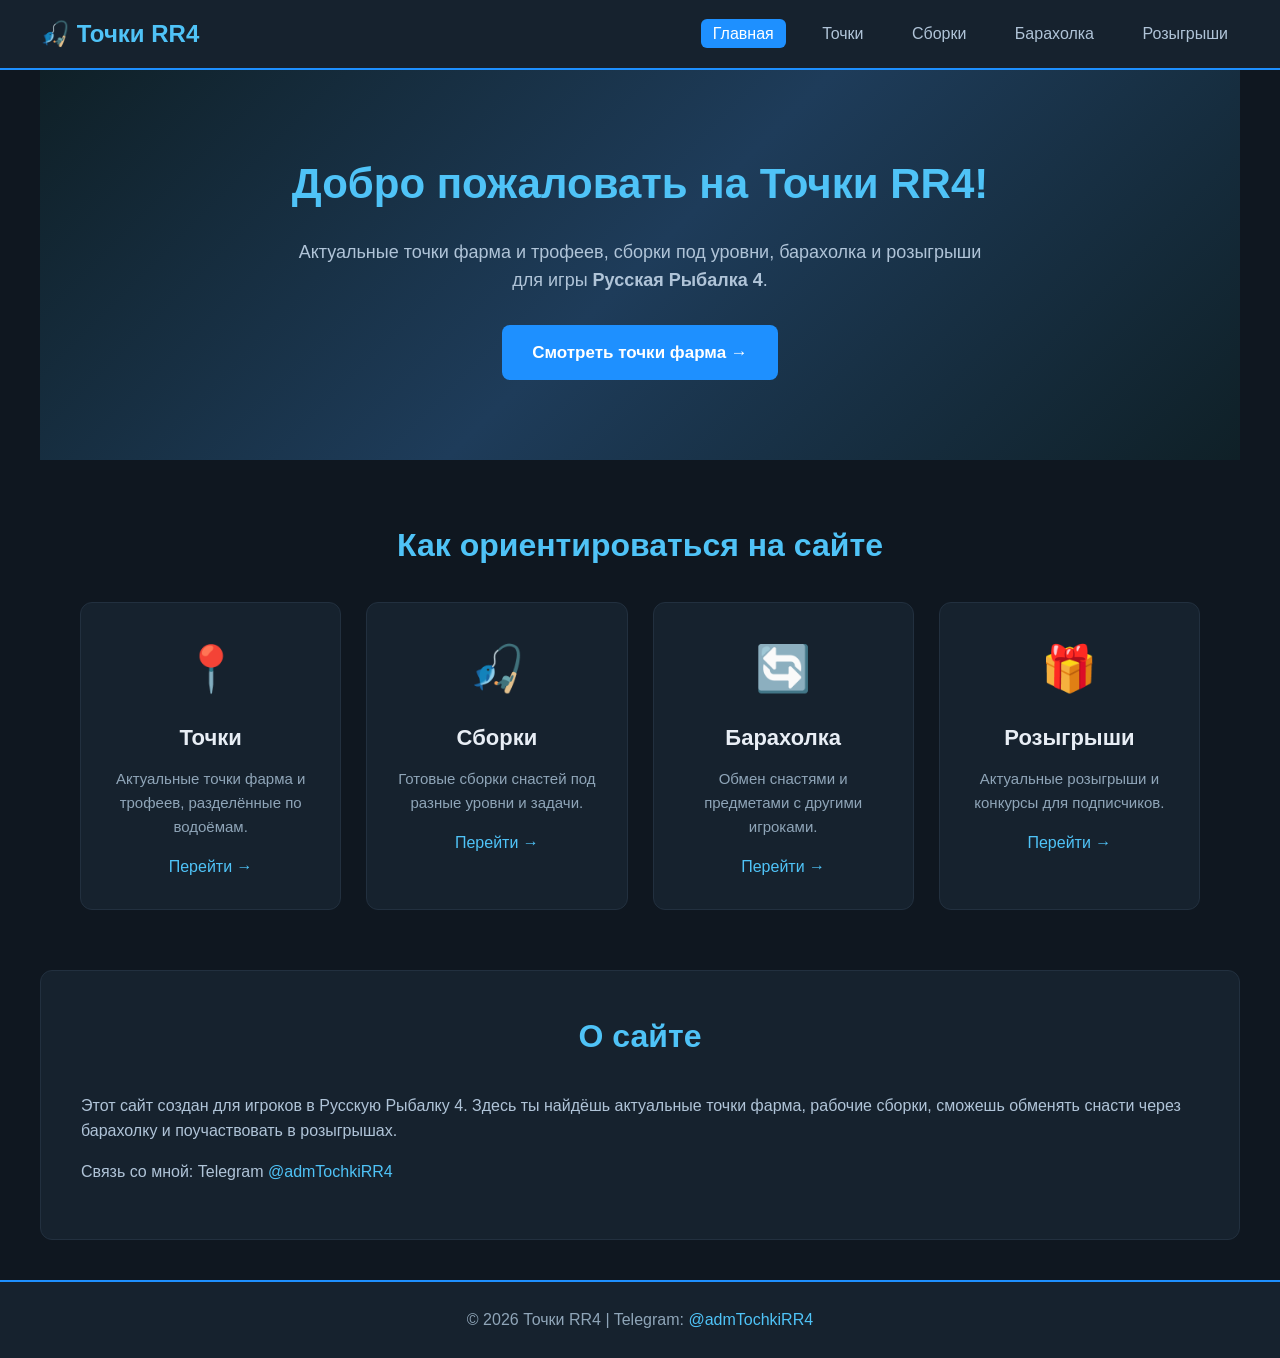
<file: index.html>
<!DOCTYPE html>
<html lang="ru">
<head>
    <meta charset="UTF-8">
    <meta name="viewport" content="width=device-width, initial-scale=1.0">
    <title>Точки RR4 — точки фарма, сборки, барахолка</title>
    <link rel="stylesheet" href="style.css">
</head>
<body>

    <!-- ШАПКА САЙТА -->
    <header>
        <div class="logo">🎣 Точки RR4</div>
        <nav>
            <a href="index.html" class="active">Главная</a>
            <a href="points.html">Точки</a>
            <a href="builds.html">Сборки</a>
            <a href="market.html">Барахолка</a>
            <a href="giveaways.html">Розыгрыши</a>
        </nav>
    </header>

    <!-- ПРИВЕТСТВЕННЫЙ БЛОК -->
    <section class="hero">
        <h1>Добро пожаловать на Точки RR4!</h1>
        <p>Актуальные точки фарма и трофеев, сборки под уровни, барахолка и розыгрыши для игры <b>Русская Рыбалка 4</b>.</p>
        <a href="points.html" class="btn">Смотреть точки фарма →</a>
    </section>

    <!-- КАК ОРИЕНТИРОВАТЬСЯ -->
    <section class="how-to">
        <h2>Как ориентироваться на сайте</h2>
        <div class="cards">
            <div class="card">
                <div class="card-icon">📍</div>
                <h3>Точки</h3>
                <p>Актуальные точки фарма и трофеев, разделённые по водоёмам.</p>
                <a href="points.html">Перейти →</a>
            </div>
            <div class="card">
                <div class="card-icon">🎣</div>
                <h3>Сборки</h3>
                <p>Готовые сборки снастей под разные уровни и задачи.</p>
                <a href="builds.html">Перейти →</a>
            </div>
            <div class="card">
                <div class="card-icon">🔄</div>
                <h3>Барахолка</h3>
                <p>Обмен снастями и предметами с другими игроками.</p>
                <a href="market.html">Перейти →</a>
            </div>
            <div class="card">
                <div class="card-icon">🎁</div>
                <h3>Розыгрыши</h3>
                <p>Актуальные розыгрыши и конкурсы для подписчиков.</p>
                <a href="giveaways.html">Перейти →</a>
            </div>
        </div>
    </section>

    <!-- О САЙТЕ -->
    <section class="about">
        <h2>О сайте</h2>
        <p>Этот сайт создан для игроков в Русскую Рыбалку 4. Здесь ты найдёшь актуальные точки фарма, рабочие сборки, сможешь обменять снасти через барахолку и поучаствовать в розыгрышах.</p>
        <p>Связь со мной: Telegram <a href="https://t.me/admTochkiRR4" target="_blank">@admTochkiRR4</a></p>
    </section>

    <!-- ПОДВАЛ -->
    <footer>
        <p>© 2026 Точки RR4 | Telegram: <a href="https://t.me/admTochkiRR4" target="_blank">@admTochkiRR4</a></p>
    </footer>

    <script src="script.js"></script>
</body>
</html>
</file>
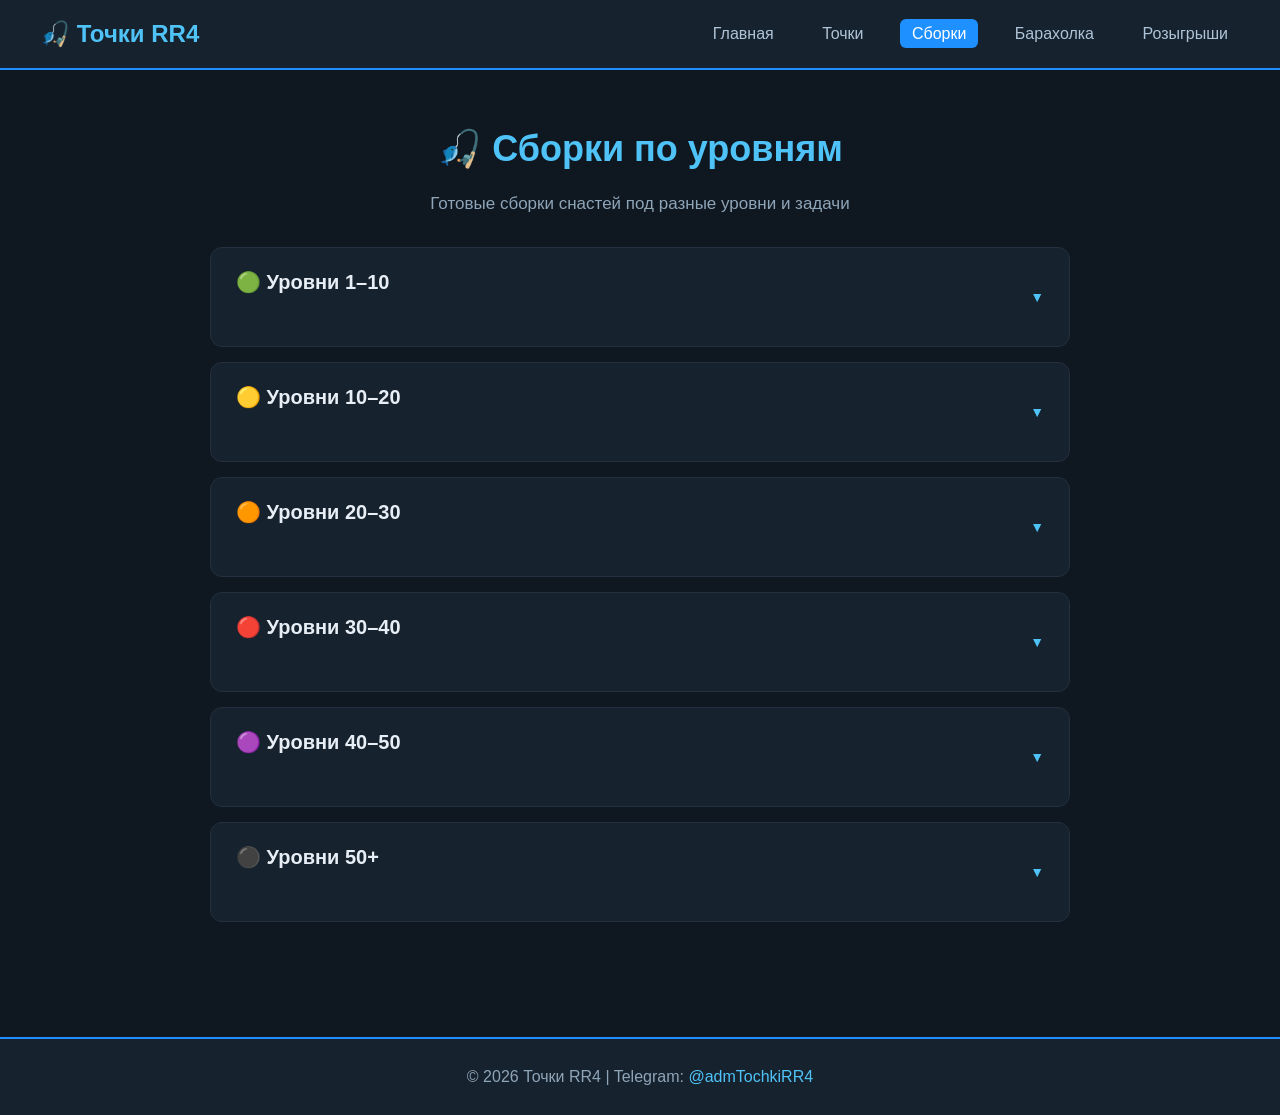
<file: builds.html>
<!DOCTYPE html>
<html lang="ru">
<head>
    <meta charset="UTF-8">
    <meta name="viewport" content="width=device-width, initial-scale=1.0">
    <title>Сборки — Точки RR4</title>
    <link rel="stylesheet" href="style.css">
</head>
<body>

    <!-- ШАПКА -->
    <header>
        <div class="logo">🎣 Точки RR4</div>
        <nav>
            <a href="index.html">Главная</a>
            <a href="points.html">Точки</a>
            <a href="builds.html" class="active">Сборки</a>
            <a href="market.html">Барахолка</a>
            <a href="giveaways.html">Розыгрыши</a>
        </nav>
    </header>

    <!-- ЗАГОЛОВОК -->
    <section class="page-title">
        <h1>🎣 Сборки по уровням</h1>
        <p>Готовые сборки снастей под разные уровни и задачи</p>
    </section>

    <!-- СПИСОК СБОРОК -->
    <section class="builds-list" id="buildsList">

        <div class="build-item" data-level="1-10">
            <div class="build-header">
                <h2>🟢 Уровни 1–10</h2>
                <span class="toggle">▼</span>
            </div>
            <div class="build-content">
                <p class="empty">Сборки пока не добавлены. Скоро появятся!</p>
            </div>
        </div>

        <div class="build-item" data-level="10-20">
            <div class="build-header">
                <h2>🟡 Уровни 10–20</h2>
                <span class="toggle">▼</span>
            </div>
            <div class="build-content">
                <p class="empty">Сборки пока не добавлены. Скоро появятся!</p>
            </div>
        </div>

        <div class="build-item" data-level="20-30">
            <div class="build-header">
                <h2>🟠 Уровни 20–30</h2>
                <span class="toggle">▼</span>
            </div>
            <div class="build-content">
                <p class="empty">Сборки пока не добавлены. Скоро появятся!</p>
            </div>
        </div>

        <div class="build-item" data-level="30-40">
            <div class="build-header">
                <h2>🔴 Уровни 30–40</h2>
                <span class="toggle">▼</span>
            </div>
            <div class="build-content">
                <p class="empty">Сборки пока не добавлены. Скоро появятся!</p>
            </div>
        </div>

        <div class="build-item" data-level="40-50">
            <div class="build-header">
                <h2>🟣 Уровни 40–50</h2>
                <span class="toggle">▼</span>
            </div>
            <div class="build-content">
                <p class="empty">Сборки пока не добавлены. Скоро появятся!</p>
            </div>
        </div>

        <div class="build-item" data-level="50+">
            <div class="build-header">
                <h2>⚫ Уровни 50+</h2>
                <span class="toggle">▼</span>
            </div>
            <div class="build-content">
                <p class="empty">Сборки пока не добавлены. Скоро появятся!</p>
            </div>
        </div>

    </section>

    <!-- ПОДВАЛ -->
    <footer>
        <p>© 2026 Точки RR4 | Telegram: <a href="https://t.me/admTochkiRR4" target="_blank">@admTochkiRR4</a></p>
    </footer>

    <script src="script.js"></script>
</body>
</html>
</file>
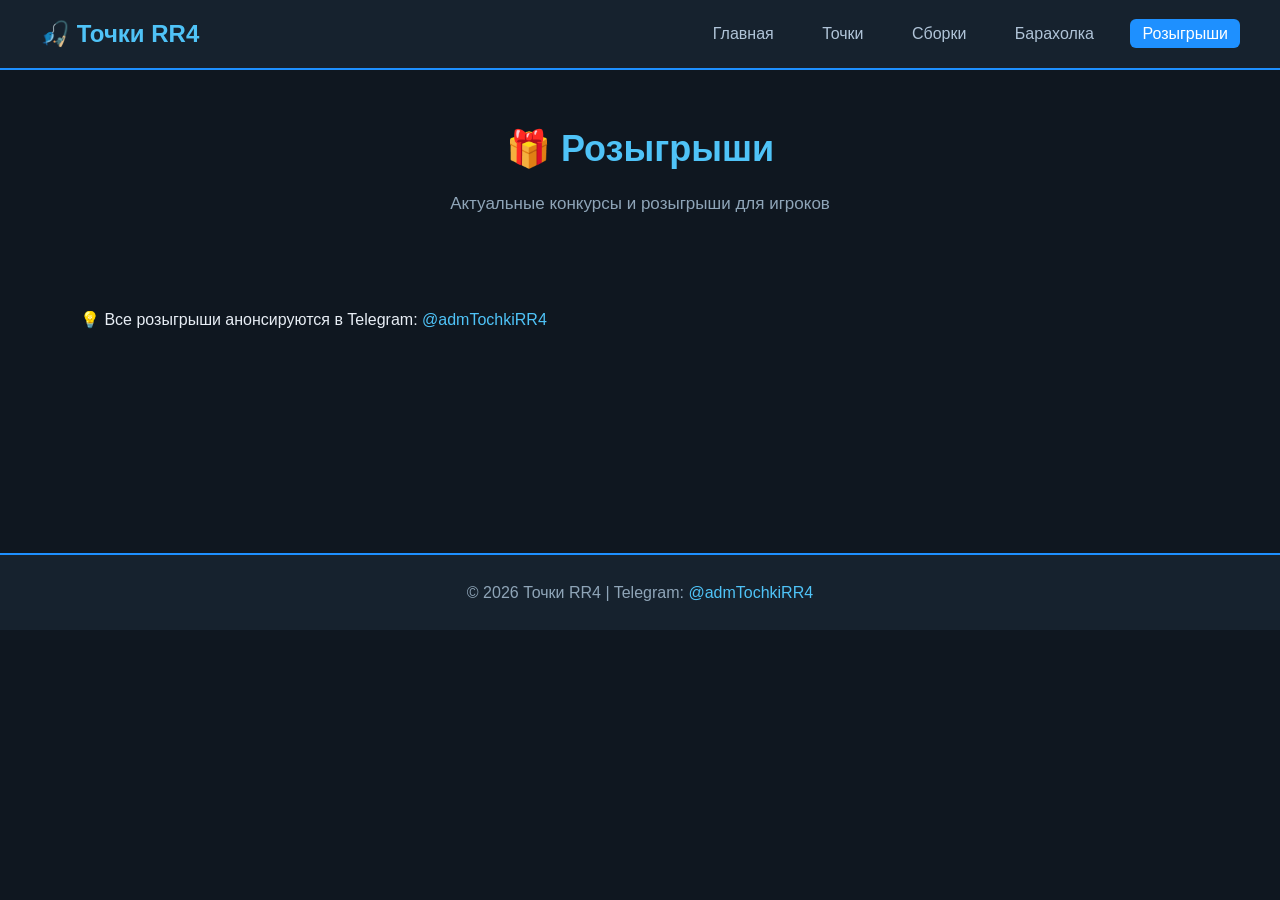
<file: giveaways.html>
<!DOCTYPE html>
<html lang="ru">
<head>
    <meta charset="UTF-8">
    <meta name="viewport" content="width=device-width, initial-scale=1.0">
    <title>Розыгрыши — Точки RR4</title>
    <link rel="stylesheet" href="style.css">
</head>
<body>

    <header>
        <div class="logo">🎣 Точки RR4</div>
        <nav>
            <a href="index.html">Главная</a>
            <a href="points.html">Точки</a>
            <a href="builds.html">Сборки</a>
            <a href="market.html">Барахолка</a>
            <a href="giveaways.html" class="active">Розыгрыши</a>
        </nav>
    </header>

    <section class="page-title">
        <h1>🎁 Розыгрыши</h1>
        <p>Актуальные конкурсы и розыгрыши для игроков</p>
    </section>

    <section class="info-block">
        <p>💡 Все розыгрыши анонсируются в Telegram: <a href="https://t.me/admTochkiRR4" target="_blank">@admTochkiRR4</a></p>
    </section>

    <section class="giveaways-list" id="giveawaysList">

       

    </section>

    <footer>
        <p>© 2026 Точки RR4 | Telegram: <a href="https://t.me/admTochkiRR4" target="_blank">@admTochkiRR4</a></p>
    </footer>

    <script src="script.js"></script>
</body>
</html>
</file>
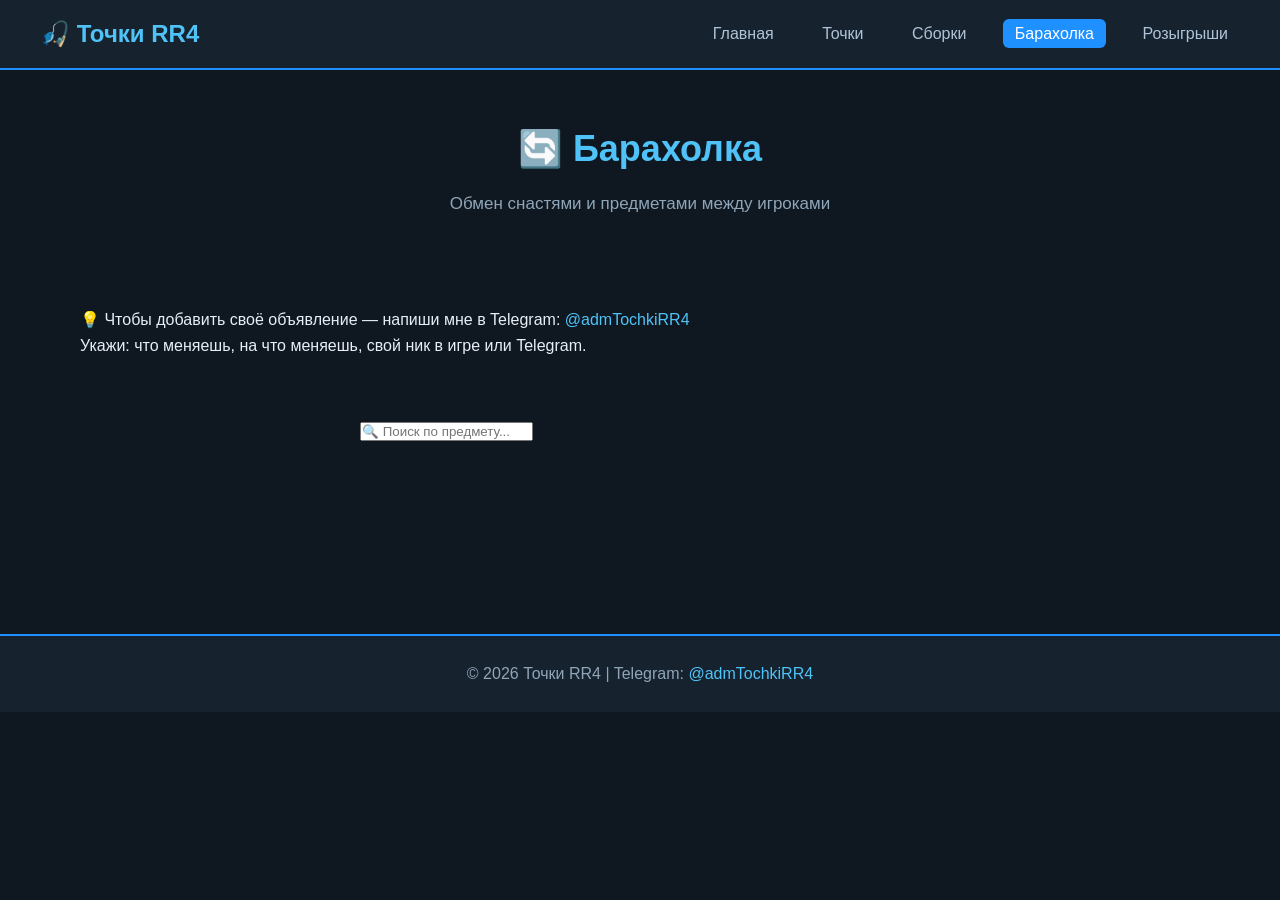
<file: market.html>
<!DOCTYPE html>
<html lang="ru">
<head>
    <meta charset="UTF-8">
    <meta name="viewport" content="width=device-width, initial-scale=1.0">
    <title>Барахолка — Точки RR4</title>
    <link rel="stylesheet" href="style.css">
</head>
<body>

    <header>
        <div class="logo">🎣 Точки RR4</div>
        <nav>
            <a href="index.html">Главная</a>
            <a href="points.html">Точки</a>
            <a href="builds.html">Сборки</a>
            <a href="market.html" class="active">Барахолка</a>
            <a href="giveaways.html">Розыгрыши</a>
        </nav>
    </header>

    <section class="page-title">
        <h1>🔄 Барахолка</h1>
        <p>Обмен снастями и предметами между игроками</p>
    </section>

    <section class="info-block">
        <p>💡 Чтобы добавить своё объявление — напиши мне в Telegram: <a href="https://t.me/admTochkiRR4" target="_blank">@admTochkiRR4</a></p>
        <p>Укажи: что меняешь, на что меняешь, свой ник в игре или Telegram.</p>
    </section>

    <section class="search-block">
        <input type="text" id="searchMarket" placeholder="🔍 Поиск по предмету...">
    </section>

    <section class="market-list" id="marketList">

       

    </section>

    <footer>
        <p>© 2026 Точки RR4 | Telegram: <a href="https://t.me/admTochkiRR4" target="_blank">@admTochkiRR4</a></p>
    </footer>

    <script src="script.js"></script>
</body>
</html>
</file>
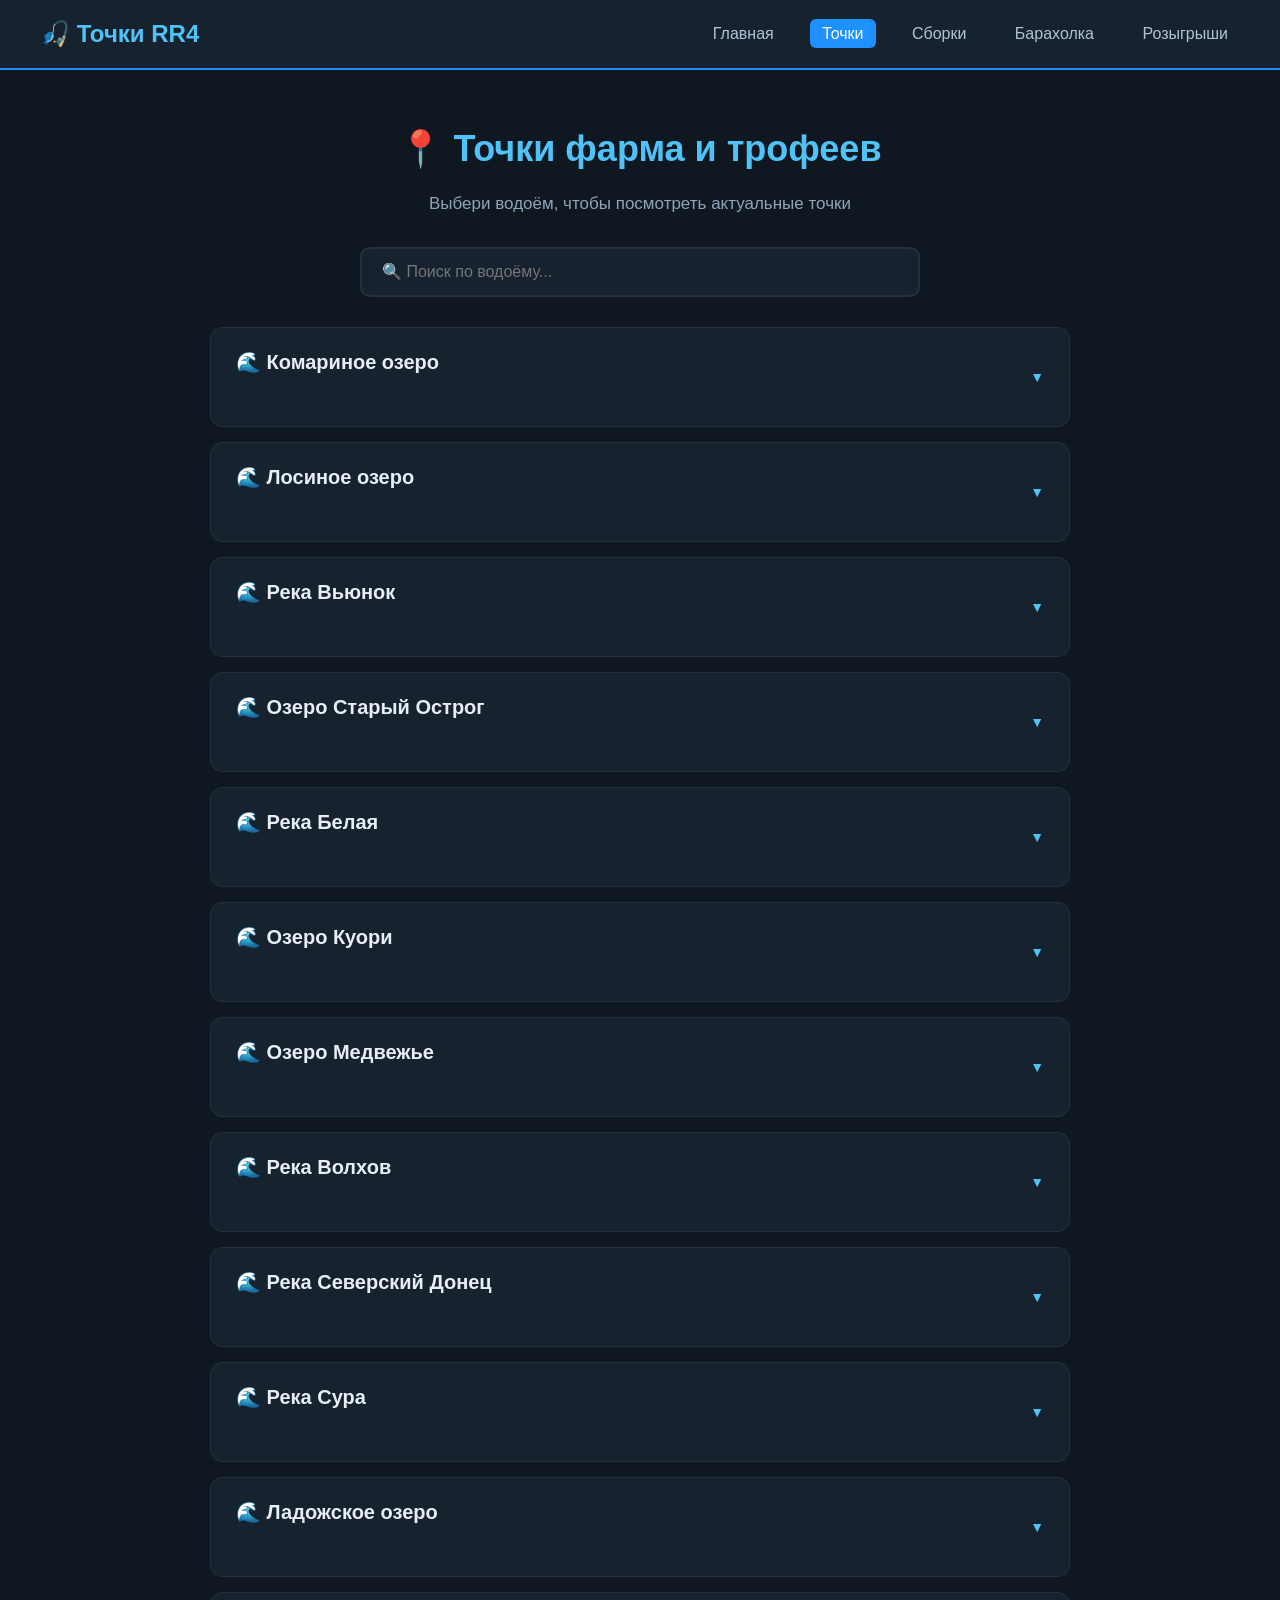
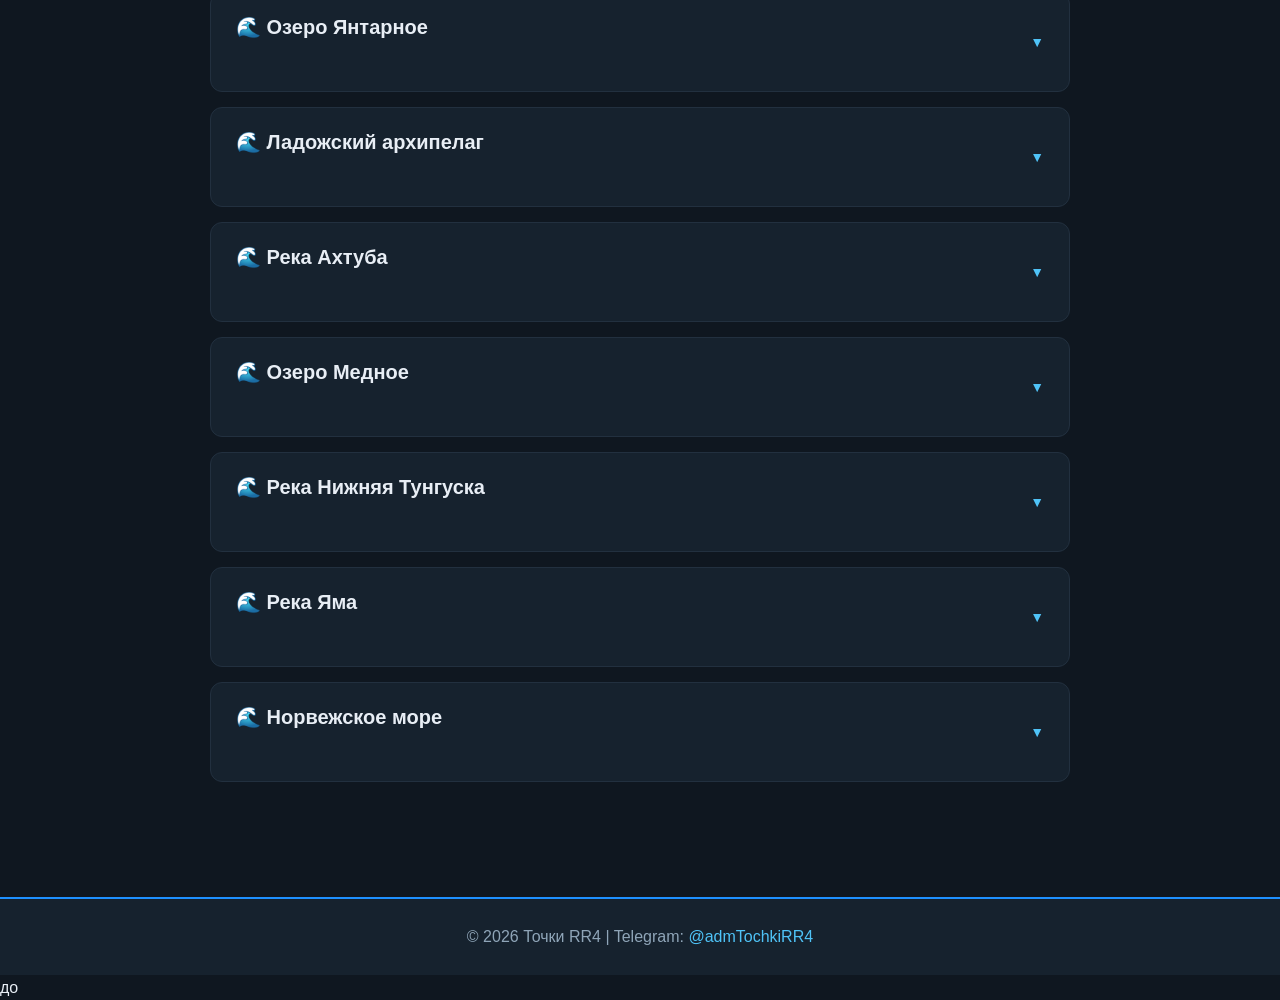
<file: points.html>
<!DOCTYPE html>
<html lang="ru">
<head>
    <meta charset="UTF-8">
    <meta name="viewport" content="width=device-width, initial-scale=1.0">
    <title>Точки фарма — Точки RR4</title>
    <link rel="stylesheet" href="style.css">
</head>
<body>

    <header>
        <div class="logo">🎣 Точки RR4</div>
        <nav>
            <a href="index.html">Главная</a>
            <a href="points.html" class="active">Точки</a>
            <a href="builds.html">Сборки</a>
            <a href="market.html">Барахолка</a>
            <a href="giveaways.html">Розыгрыши</a>
        </nav>
    </header>

    <section class="page-title">
        <h1>📍 Точки фарма и трофеев</h1>
        <p>Выбери водоём, чтобы посмотреть актуальные точки</p>
    </section>

    <section class="search-block">
        <input type="text" id="searchPoints" placeholder="🔍 Поиск по водоёму...">
    </section>

    <section class="points-list" id="pointsList">

        <div class="water-item" data-name="комариное озеро">
            <div class="water-header">
                <h2>🌊 Комариное озеро</h2>
                <span class="toggle">▼</span>
            </div>
            <div class="water-content">

    <div class="point-card">
        <h3>🐟 Язь — трофей 4+ кг</h3>
        <p><b>📍 Координаты:</b> 50 : 80</p>
        <p><b>📏 Глубина:</b> 160 см или клипса 11</p>
        <p><b>🪱 Наживка:</b> сверчок, кузнечик, кукуруза</p>
        <p><b>🎣 Способ:</b> поплавок или фидер</p>
        <p><b>⏰ Клёв:</b> ночью</p>
        <p><b>🥣 Прикормка:</b> не указана</p>
        <img src="images/yaz1.jpg" alt="Точка Язя">
        <img src="images/yaz2.jpg" alt="Улов Язя">
    </div>

</div>
</div>
        <div class="water-item" data-name="лосиное озеро">
            <div class="water-header">
                <h2>🌊 Лосиное озеро</h2>
                <span class="toggle">▼</span>
            </div>
            <div class="water-content">
                <p class="empty">Точки пока не добавлены. Скоро появятся!</p>
            </div>
        </div>

        <div class="water-item" data-name="река вьюнок">
            <div class="water-header">
                <h2>🌊 Река Вьюнок</h2>
                <span class="toggle">▼</span>
            </div>
            <div class="water-content">
                <p class="empty">Точки пока не добавлены. Скоро появятся!</p>
            </div>
        </div>

        <div class="water-item" data-name="озеро старый острог">
            <div class="water-header">
                <h2>🌊 Озеро Старый Острог</h2>
                <span class="toggle">▼</span>
            </div>
            <div class="water-content">
                <p class="empty">Точки пока не добавлены. Скоро появятся!</p>
            </div>
        </div>

        <div class="water-item" data-name="река белая">
            <div class="water-header">
                <h2>🌊 Река Белая</h2>
                <span class="toggle">▼</span>
            </div>
            <div class="water-content">
                <p class="empty">Точки пока не добавлены. Скоро появятся!</p>
            </div>
        </div>

        <div class="water-item" data-name="озеро куори">
            <div class="water-header">
                <h2>🌊 Озеро Куори</h2>
                <span class="toggle">▼</span>
            </div>
            <div class="water-content">
                <p class="empty">Точки пока не добавлены. Скоро появятся!</p>
            </div>
        </div>

        <div class="water-item" data-name="озеро медвежье">
            <div class="water-header">
                <h2>🌊 Озеро Медвежье</h2>
                <span class="toggle">▼</span>
            </div>
            <div class="water-content">
                <p class="empty">Точки пока не добавлены. Скоро появятся!</p>
            </div>
        </div>

        <div class="water-item" data-name="река волхов">
            <div class="water-header">
                <h2>🌊 Река Волхов</h2>
                <span class="toggle">▼</span>
            </div>
            <div class="water-content">
                <p class="empty">Точки пока не добавлены. Скоро появятся!</p>
            </div>
        </div>

        <div class="water-item" data-name="река северский донец">
            <div class="water-header">
                <h2>🌊 Река Северский Донец</h2>
                <span class="toggle">▼</span>
            </div>
            <div class="water-content">
                <p class="empty">Точки пока небавлены. Скоро появятся!</p>
            </div>
        </div>

        <div class="water-item" data-name="река сура">
            <div class="water-header">
                <h2>🌊 Река Сура</h2>
                <span class="toggle">▼</span>
            </div>
            <div class="water-content">
                <p class="empty">Точки пока не добавлены. Скоро появятся!</p>
            </div>
        </div>

        <div class="water-item" data-name="ладожское озеро">
            <div class="water-header">
                <h2>🌊 Ладожское озеро</h2>
                <span class="toggle">▼</span>
            </div>
            <div class="water-content">
                <p class="empty">Точки пока не добавлены. Скоро появятся!</p>
            </div>
        </div>

        <div class="water-item" data-name="озеро янтарное">
            <div class="water-header">
                <h2>🌊 Озеро Янтарное</h2>
                <span class="toggle">▼</span>
            </div>
            <div class="water-content">
                <p class="empty">Точки пока не добавлены. Скоро появятся!</p>
            </div>
        </div>

        <div class="water-item" data-name="ладожский архипелаг">
            <div class="water-header">
                <h2>🌊 Ладожский архипелаг</h2>
                <span class="toggle">▼</span>
            </div>
            <div class="water-content">
                <p class="empty">Точки пока не добавлены. Скоро появятся!</p>
            </div>
        </div>

        <div class="water-item" data-name="река ахтуба">
            <div class="water-header">
                <h2>🌊 Река Ахтуба</h2>
                <span class="toggle">▼</span>
            </div>
            <div class="water-content">
                <p class="empty">Точки пока не добавлены. Скоро появятся!</p>
            </div>
        </div>

        <div class="water-item" data-name="озеро медное">
            <div class="water-header">
                <h2>🌊 Озеро Медное</h2>
                <span class="toggle">▼</span>
            </div>
            <div class="water-content">
                <p class="empty">Точки пока не добавлены. Скоро появятся!</p>
            </div>
        </div>

        <div class="water-item" data-name="река нижняя тунгуска">
            <div class="water-header">
                <h2>🌊 Река Нижняя Тунгуска</h2>
                <span class="toggle">▼</span>
            </div>
            <div class="water-content">
                <p class="empty">Точки пока не добавлены. Скоро появятся!</p>
            </div>
        </div>

        <div class="water-item" data-name="река яма">
            <div class="water-header">
                <h2>🌊 Река Яма</h2>
                <span class="toggle">▼</span>
            </div>
            <div class="water-content">
                <p class="empty">Точки пока не добавлены. Скоро появятся!</p>
            </div>
        </div>

        <div class="water-item" data-name="норвежское море">
            <div class="water-header">
                <h2>🌊 Норвежское море</h2>
                <span class="toggle">▼</span>
            </div>
            <div class="water-content">
                <p class="empty">Точки пока не добавлены. Скоро появятся!</p>
            </div>
        </div>

    </section>

    <footer>
        <p>© 2026 Точки RR4 | Telegram: <a href="https://t.me/admTochkiRR4" target="_blank">@admTochkiRR4</a></p>
    </footer>

    <script src="script.js"></script>
</body>
</html> до
</file>
<file: style.css>
/* ===== ОБЩИЕ НАСТРОЙКИ ===== */
* {
    margin: 0;
    padding: 0;
    box-sizing: border-box;
}

body {
    font-family: 'Segoe UI', Arial, sans-serif;
    background: #0f1720;
    color: #e8eef5;
    line-height: 1.6;
}

a {
    color: #4fc3f7;
    text-decoration: none;
    transition: 0.3s;
}

a:hover {
    color: #81d4fa;
}

/* ===== ШАПКА ===== */
header {
    background: #16222e;
    padding: 15px 40px;
    display: flex;
    justify-content: space-between;
    align-items: center;
    flex-wrap: wrap;
    border-bottom: 2px solid #1e90ff;
    position: sticky;
    top: 0;
    z-index: 100;
}

.logo {
    font-size: 24px;
    font-weight: bold;
    color: #4fc3f7;
}

nav a {
    margin-left: 20px;
    font-size: 16px;
    color: #b0c4d8;
    padding: 6px 12px;
    border-radius: 6px;
}

nav a:hover {
    background: #1e90ff;
    color: #fff;
}

nav a.active {
    background: #1e90ff;
    color: #fff;
}

/* ===== ГЛАВНЫЙ БЛОК ===== */
.hero {
    text-align: center;
    padding: 80px 20px;
    background: linear-gradient(135deg, #0f2027, #1e3c5a, #0f2027);
}

.hero h1 {
    font-size: 42px;
    margin-bottom: 20px;
    color: #4fc3f7;
}

.hero p {
    font-size: 18px;
    max-width: 700px;
    margin: 0 auto 30px;
    color: #b0c4d8;
}

.btn {
    display: inline-block;
    background: #1e90ff;
    color: #fff;
    padding: 14px 30px;
    border-radius: 8px;
    font-size: 17px;
    font-weight: bold;
}

.btn:hover {
    background: #4fc3f7;
    color: #0f1720;
}

/* ===== СЕКЦИИ ===== */
section {
    padding: 60px 40px;
    max-width: 1200px;
    margin: 0 auto;
}

section h2 {
    font-size: 32px;
    margin-bottom: 30px;
    text-align: center;
    color: #4fc3f7;
}

/* ===== КАРТОЧКИ ===== */
.cards {
    display: grid;
    grid-template-columns: repeat(auto-fit, minmax(240px, 1fr));
    gap: 25px;
}

.card {
    background: #16222e;
    padding: 30px 25px;
    border-radius: 12px;
    border: 1px solid #22303f;
    transition: 0.3s;
    text-align: center;
}

.card:hover {
    transform: translateY(-6px);
    border-color: #1e90ff;
    box-shadow: 0 10px 25px rgba(30, 144, 255, 0.2);
}

.card-icon {
    font-size: 45px;
    margin-bottom: 15px;
}

.card h3 {
    font-size: 22px;
    margin-bottom: 12px;
    color: #e8eef5;
}

.card p {
    color: #8fa5b8;
    margin-bottom: 15px;
    font-size: 15px;
}

/* ===== О САЙТЕ ===== */
.about {
    background: #16222e;
    border-radius: 12px;
    padding: 40px;
    border: 1px solid #22303f;
}

.about p {
    margin-bottom: 15px;
    color: #b0c4d8;
}

/* ===== ПОДВАЛ ===== */
footer {
    text-align: center;
    padding: 25px;
    background: #16222e;
    border-top: 2px solid #1e90ff;
    color: #8fa5b8;
    margin-top: 40px;
}

/* ===== АДАПТИВ ПОД ТЕЛЕФОН ===== */
max-width: 700px {
    header {
        flex-direction: column;
        gap: 12px;
        padding: 15px;
    }
    nav a {
        margin: 4px;
        font-size: 14px;
        display: inline-block;
    }
    .hero h1 {
        font-size: 28px;
    }
    section {
        padding: 40px 20px;
    }
}/* ===== ЗАГОЛОВОК СТРАНИЦЫ ===== */
.page-title {
    text-align: center;
    padding: 50px 20px 30px;
}

.page-title h1 {
    font-size: 36px;
    color: #4fc3f7;
    margin-bottom: 12px;
}

.page-title p {
    color: #8fa5b8;
    font-size: 17px;
}

/* ===== ПОИСК ===== */
.search-block {
    max-width: 600px;
    margin: 0 auto 30px;
    padding: 0 20px;
}

#searchPoints {
    width: 100%;
    padding: 14px 20px;
    font-size: 16px;
    border-radius: 10px;
    border: 2px solid #22303f;
    background: #16222e;
    color: #e8eef5;
    outline: none;
    transition: 0.3s;
}

#searchPoints:focus {
    border-color: #1e90ff;
}

/* ===== СПИСКИ (ВОДОЁМЫ / СБОРКИ) ===== */
.points-list,
.builds-list {
    max-width: 900px;
    margin: 0 auto;
    padding: 0 20px 60px;
}

.water-item,
.build-item {
    background: #16222e;
    border: 1px solid #22303f;
    border-radius: 12px;
    margin-bottom: 15px;
    overflow: hidden;
    transition: 0.3s;
}

.water-item:hover,
.build-item:hover {
    border-color: #1e90ff;
}

.water-header,
.build-header {
    display: flex;
    justify-content: space-between;
    align-items: center;
    padding: 18px 25px;
    cursor: pointer;
    user-select: none;
}

.water-header h2,
.build-header h2 {
    font-size: 20px;
    color: #e8eef5;
    font-weight: 600;
}

.toggle {
    color: #4fc3f7;
    font-size: 14px;
    transition: 0.3s;
}

.water-content,
.build-content {
    max-height: 0;
    overflow: hidden;
    transition: max-height 0.4s ease, padding 0.3s ease;
    padding: 0 25px;
}

.water-item.open .water-content,
.build-item.open .build-content {
    max-height: 2000px;
    padding: 0 25px 25px;
}

.empty {
    color: #6b7f92;
    font-style: italic;
    font-size: 15px;
}
</file>
